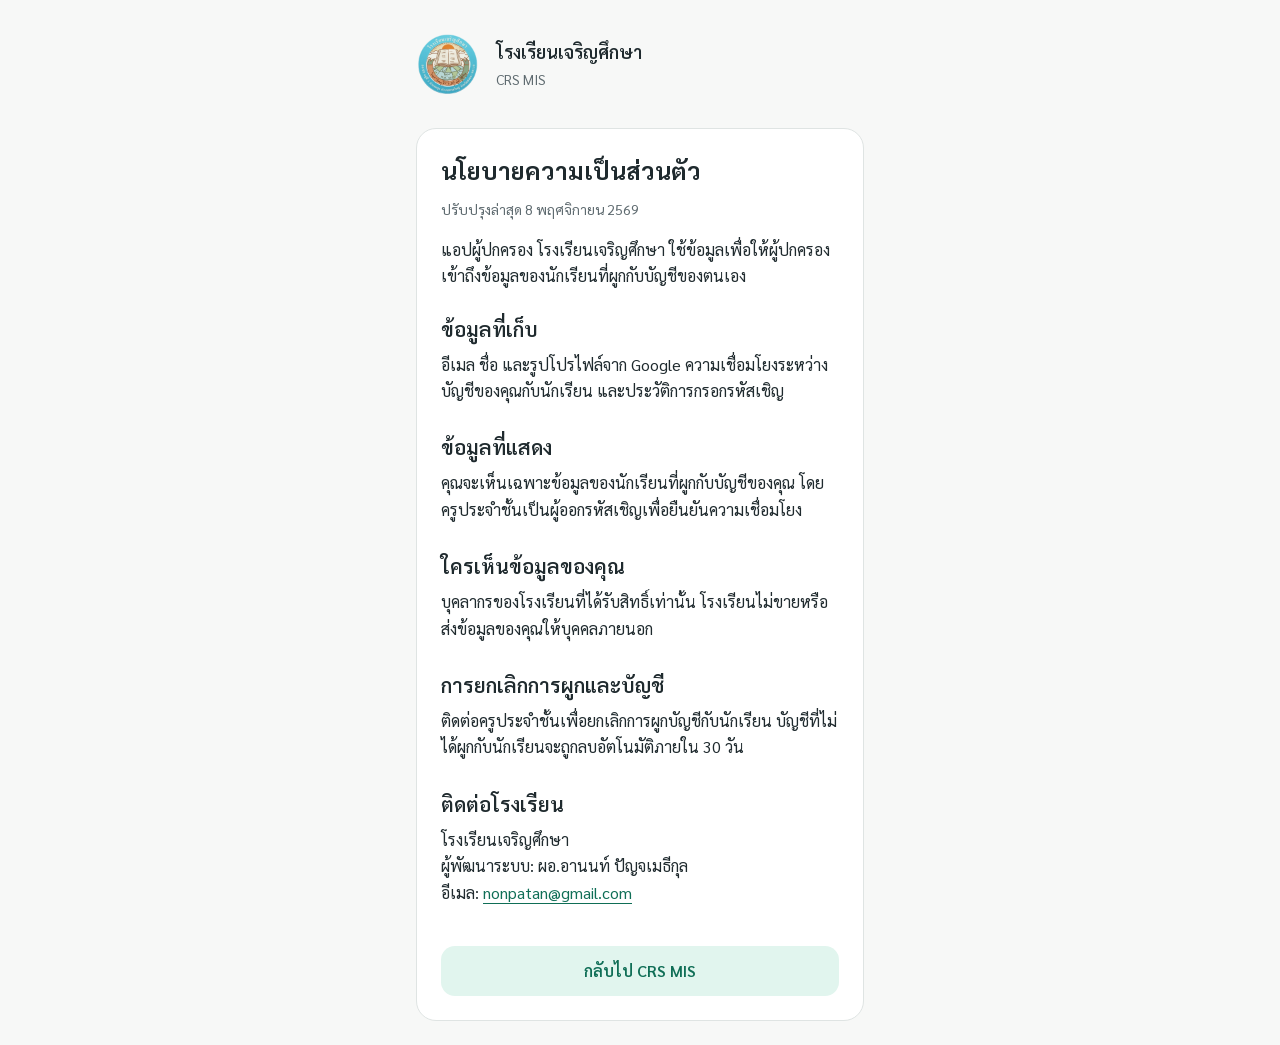
<file: privacy.html>
<!doctype html>
<html lang="th">
<head>
  <meta charset="UTF-8">
  <meta name="viewport" content="width=device-width, initial-scale=1, viewport-fit=cover">
  <meta name="theme-color" content="#0f6e56">
  <meta name="apple-mobile-web-app-capable" content="yes">
  <meta name="apple-mobile-web-app-status-bar-style" content="black-translucent">
  <title>นโยบายความเป็นส่วนตัว — โรงเรียนเจริญศึกษา</title>
  <link rel="icon" href="./icons/icon-192.png" type="image/png">
  <link rel="preconnect" href="https://fonts.googleapis.com">
  <link rel="preconnect" href="https://fonts.gstatic.com" crossorigin>
  <link href="https://fonts.googleapis.com/css2?family=Sarabun:wght@400;500;600;700&display=swap" rel="stylesheet">
  <link rel="stylesheet" href="./styles.css">
</head>
<body>
  <a class="skip-link" href="#main">ข้ามไปเนื้อหา</a>
  <div class="app-wrap">
    <header class="school-brand">
      <img src="./icons/icon-192.png" alt="ตราโรงเรียนเจริญศึกษา" width="64" height="64">
      <div><p class="school-name">โรงเรียนเจริญศึกษา</p><p class="brand-caption">CRS MIS</p></div>
    </header>
    <main id="main" class="panel privacy-content">
      <h1>นโยบายความเป็นส่วนตัว</h1>
      <p class="updated">ปรับปรุงล่าสุด 8 พฤศจิกายน 2569</p>
      <p>แอปผู้ปกครอง โรงเรียนเจริญศึกษา ใช้ข้อมูลเพื่อให้ผู้ปกครองเข้าถึงข้อมูลของนักเรียนที่ผูกกับบัญชีของตนเอง</p>
      <h2>ข้อมูลที่เก็บ</h2>
      <p>อีเมล ชื่อ และรูปโปรไฟล์จาก Google ความเชื่อมโยงระหว่างบัญชีของคุณกับนักเรียน และประวัติการกรอกรหัสเชิญ</p>
      <h2>ข้อมูลที่แสดง</h2>
      <p>คุณจะเห็นเฉพาะข้อมูลของนักเรียนที่ผูกกับบัญชีของคุณ โดยครูประจำชั้นเป็นผู้ออกรหัสเชิญเพื่อยืนยันความเชื่อมโยง</p>
      <h2>ใครเห็นข้อมูลของคุณ</h2>
      <p>บุคลากรของโรงเรียนที่ได้รับสิทธิ์เท่านั้น โรงเรียนไม่ขายหรือส่งข้อมูลของคุณให้บุคคลภายนอก</p>
      <h2>การยกเลิกการผูกและบัญชี</h2>
      <p>ติดต่อครูประจำชั้นเพื่อยกเลิกการผูกบัญชีกับนักเรียน บัญชีที่ไม่ได้ผูกกับนักเรียนจะถูกลบอัตโนมัติภายใน 30 วัน</p>
      <h2>ติดต่อโรงเรียน</h2>
      <p>โรงเรียนเจริญศึกษา<br>ผู้พัฒนาระบบ: ผอ.อานนท์ ปัญจเมธีกุล<br>อีเมล: <a href="mailto:nonpatan@gmail.com">nonpatan@gmail.com</a></p>
      <a class="button secondary full back-link" href="./">กลับไป CRS MIS</a>
    </main>
  </div>
</body>
</html>
</file>
<file: styles.css>
:root {
  --ink:         #1f2a2e;
  --muted:       #5f6b70;
  --line:        #dfe4e3;
  --teal:        #0f6e56;
  --teal-soft:   #e1f5ee;
  --bg:          #f7f8f7;
  --white:       #ffffff;
  --danger:      #a32d2d;
  --danger-soft: #fceaea;
  --amber:       #8a5a00;
  --amber-soft:  #fff4df;
  --blue:        #1f5aa8;
  --blue-soft:   #e8f0fb;
  --teal-deep:   #0a4f3e;
  --teal-glow:   #168164;
  --shadow: 0 1px 2px rgba(15, 110, 86, .08), 0 8px 24px rgba(15, 110, 86, .10);
  --crest-shadow: 0 8px 24px rgba(0, 0, 0, .20);
  --hero-decoration: rgba(255, 255, 255, .06);
  --hero-control: rgba(255, 255, 255, .14);
  --ticket-line: #9fd3c1;
  --ticket-bg: #fbfefd;
  --add-line: #b9cfc8;
  --google-border: #747775;
  --google-ink: #1f1f1f;
  --google-red: #ea4335;
  --google-blue: #4285f4;
  --google-yellow: #fbbc05;
  --google-green: #34a853;
  --s1: #dbeafe; --s1d: #1e4fa3; --s2: #fde2e1; --s2d: #a32d2d;
  --s3: #dcf3e4; --s3d: #1b7a43; --s4: #fff1cc; --s4d: #8a5a00;
  --s5: #ede4fb; --s5d: #5b3aa6; --s6: #d5f1f1; --s6d: #116a6a;
  --s7: #fde4f1; --s7d: #9c2a68; --s8: #e6efd2; --s8d: #4f6b12;
  --s9: #ffe6d5; --s9d: #a24a10; --s10: #e2e6fb; --s10d: #3a4aa0;
  --s11: #f3e7dc; --s11d: #7a4b26; --s12: #ddeefa; --s12d: #1d6690;
  --s13: #f6e3f8; --s13d: #84308f; --s14: #e9ece6; --s14d: #4a5a4a;
  --bottom-nav-height: 80px;
  color-scheme: light;
}
* { box-sizing: border-box; }
[hidden] { display: none !important; }
html { scroll-padding-block: 16px; }
html.has-bottom-nav { scroll-padding-bottom: calc(var(--bottom-nav-height) + 16px); }
body { margin: 0; min-height: 100vh; min-height: 100dvh; background: var(--bg); color: var(--ink); font-family: 'Sarabun', sans-serif; font-size: 1rem; line-height: 1.65; }
body::before { content: ''; position: fixed; top: 0; left: 0; right: 0; height: env(safe-area-inset-top); background: var(--teal); z-index: 35; pointer-events: none; }
body:has(.login-hero)::before { display: none; }
.app-wrap { width: 100%; max-width: 480px; margin: 0 auto; padding: calc(env(safe-area-inset-top) + 32px) max(16px, env(safe-area-inset-right)) max(24px, env(safe-area-inset-bottom)) max(16px, env(safe-area-inset-left)); }
.app-frame { min-height: 100vh; min-height: 100dvh; padding: 0; }
.app-frame.with-nav { padding-bottom: calc(var(--bottom-nav-height) + 16px); }
#main { min-width: 0; }
h1, h2, h3, p, strong { overflow-wrap: anywhere; }
h1 { margin: 0 0 10px; font-size: 1.5rem; line-height: 1.45; font-weight: 700; }
h2 { margin: 0 0 8px; font-size: 1.25rem; line-height: 1.5; font-weight: 600; }
h3 { margin: 0 0 8px; font-size: 1rem; font-weight: 600; }
p { margin: 0 0 16px; }
p:last-child { margin-bottom: 0; }
.muted, .helper { color: var(--muted); }
.helper { margin: 8px 0 0; font-size: .8125rem; }
.screen-page { padding: calc(env(safe-area-inset-top) + 24px) max(22px, env(safe-area-inset-right)) max(28px, env(safe-area-inset-bottom)) max(22px, env(safe-area-inset-left)); }
.panel { background: var(--white); border: 1px solid var(--line); border-radius: 20px; padding: 24px; }
.app-frame #main > .panel { margin: calc(env(safe-area-inset-top) + 24px) 20px; }
/* Only the first visible block consumes the top safe area. */
#school-brand:not([hidden]) ~ #account-bar { padding-top: 16px; }
#school-brand:not([hidden]) ~ #main > .panel,
#account-bar:not([hidden]) ~ #main > .panel { margin-top: 24px; }
#school-brand:not([hidden]) ~ #main > .screen-page:not(.redeem-screen),
#account-bar:not([hidden]) ~ #main > .screen-page:not(.redeem-screen) { padding-top: 24px; }
/* In-flow success feedback can become the first visible content too. */
#school-brand[hidden] ~ #account-bar[hidden] ~ #success-message:not([hidden]):not(.resume-toast) { margin-top: calc(env(safe-area-inset-top) + 16px); }
#success-message:not([hidden]):not(.resume-toast) ~ #main > .panel { margin-top: 24px; }
#success-message:not([hidden]):not(.resume-toast) ~ #main > .screen-page:not(.redeem-screen):not(.child-screen),
#success-message:not([hidden]):not(.resume-toast) ~ #main :is(.home-header, .hub-header, .child-section-header) { padding-top: 24px; }
#success-message:not([hidden]):not(.resume-toast) ~ #main > .child-screen { padding-top: 20px; }
.eyebrow { color: var(--teal); font-size: .875rem; font-weight: 600; margin-bottom: 8px; }
.button { display: inline-flex; align-items: center; justify-content: center; gap: 10px; min-height: 48px; min-width: 48px; padding: 12px 16px; border: 1px solid transparent; border-radius: 14px; font: inherit; font-weight: 600; line-height: 1.5; text-decoration: none; text-align: center; cursor: pointer; touch-action: manipulation; overflow-wrap: anywhere; transition: background-color 150ms, opacity 150ms; }
.button.primary { background: var(--teal); color: var(--white); }
.button.secondary { background: var(--teal-soft); color: var(--teal); }
.button.quiet { background: transparent; color: var(--muted); border-color: var(--line); }
.button.signout { background: transparent; color: var(--danger); border-color: var(--line); font-size: .875rem; font-weight: 500; }
.button.google { background: var(--white); color: var(--google-ink); border-color: var(--google-border); font-weight: 500; min-height: 52px; }
.button.google svg { flex: 0 0 20px; }
.button.full { width: 100%; }
.button:hover:not(:disabled), .filter-chip:hover, .bottom-nav a:hover { filter: brightness(.96); }
.button:active:not(:disabled), .filter-chip:active, .bottom-nav a:active { opacity: .78; }
.button:disabled { opacity: .55; cursor: not-allowed; }
.busy-icon { display: inline-flex; vertical-align: middle; margin-inline-end: 6px; }
.busy-icon svg { width: 1.1em; height: 1.1em; animation: hourglass-flip 1.6s ease-in-out infinite; }
.button .busy-icon { margin: 0; }
@keyframes hourglass-flip { 0%, 40% { transform: rotate(0); } 50%, 90% { transform: rotate(180deg); } 100% { transform: rotate(180deg); } }
svg { width: 24px; height: 24px; flex-shrink: 0; vertical-align: middle; }
a { color: var(--teal); text-underline-offset: 4px; }
a:focus-visible, button:focus-visible, input:focus-visible, summary:focus-visible, [tabindex]:focus-visible { outline: 3px solid var(--teal); outline-offset: 4px; }
[tabindex="-1"]:focus, [tabindex="-1"]:focus-visible { outline: none; }
.skip-link { position: absolute; top: -120px; left: 16px; padding: 12px; background: var(--white); z-index: 30; }
.skip-link:focus { top: calc(env(safe-area-inset-top) + 8px); }
.school-brand { display: flex; align-items: center; gap: 16px; margin-bottom: 32px; }
.school-brand img { flex: 0 0 64px; object-fit: contain; }
.school-name { margin: 0; font-size: 1.125rem; font-weight: 600; }
.brand-caption { margin: 2px 0 0; color: var(--muted); font-size: .875rem; }
.fallback-brand { padding: calc(env(safe-area-inset-top) + 24px) 20px 0; }
.notice { border-radius: 12px; padding: 12px 16px; margin: 16px; overflow-wrap: anywhere; }
.notice.error { color: var(--danger); background: var(--danger-soft); }
.notice.success { color: var(--teal); background: var(--teal-soft); }
.notice.resume-toast { position: fixed; z-index: 25; bottom: calc(var(--bottom-nav-height) + 16px); left: 50%; transform: translateX(-50%); width: min(448px, calc(100% - 32px)); margin: 0; border: 1px solid var(--teal); pointer-events: none; }
.field-error { color: var(--danger); margin-top: 8px; font-size: .875rem; }
.field-error:empty { display: none; }
.field { margin: 24px 0; }
label { display: block; font-weight: 600; margin-bottom: 8px; }
input { width: 100%; min-width: 0; min-height: 56px; padding: 12px 14px; border: 1px solid var(--muted); border-radius: 12px; background: var(--white); color: var(--ink); font: inherit; font-size: 1rem; }
input[aria-invalid="true"] { border-color: var(--danger); }
.actions { display: grid; gap: 12px; }
/* เข้าสู่ระบบ: หัวเขียวและแผ่นขาวซ้อนตามแบบ A */
.login-screen { min-height: 100vh; min-height: 100dvh; display: flex; flex-direction: column; }
.login-hero { flex: 1; min-height: 340px; background: radial-gradient(120% 90% at 20% 0%, var(--teal-glow) 0%, var(--teal) 45%, var(--teal-deep) 100%); color: var(--white); display: flex; flex-direction: column; align-items: center; justify-content: center; text-align: center; padding: calc(env(safe-area-inset-top) + 36px) 24px 60px; position: relative; overflow: hidden; }
.login-hero::after { content: ''; position: absolute; right: -40px; bottom: -60px; width: 220px; height: 220px; border-radius: 50%; background: var(--hero-decoration); pointer-events: none; }
.crest { width: 96px; height: 96px; flex-shrink: 0; border-radius: 50%; background: var(--white); display: grid; place-items: center; box-shadow: var(--crest-shadow); margin-bottom: 14px; }
.crest img { width: 80px; height: 80px; border-radius: 50%; }
.login-hero .school { font-size: .9375rem; margin: 0; }
.login-hero h1 { font-size: 2.375rem; line-height: 1.2; margin: 4px 0 10px; }
.login-title { display: block; font-family: 'IBM Plex Sans Thai', 'Sarabun', sans-serif; font-weight: 700; letter-spacing: 0; }
.login-subtitle { display: block; margin-top: 6px; font-family: 'IBM Plex Sans Thai', 'Sarabun', sans-serif; font-size: 1.1875rem; line-height: 1.5; font-weight: 600; }
.tagline { margin: 0; max-width: 270px; }
.login-sheet { background: var(--white); border-radius: 28px 28px 0 0; margin-top: -28px; position: relative; padding: 24px max(22px, env(safe-area-inset-right)) max(28px, env(safe-area-inset-bottom)) max(22px, env(safe-area-inset-left)); }
.features { list-style: none; padding: 0; margin: 0 0 24px; display: grid; gap: 16px; }
.features li { display: flex; align-items: center; gap: 12px; }
.feature-icon { width: 40px; height: 40px; border-radius: 12px; background: var(--teal-soft); color: var(--teal); display: grid; place-items: center; flex-shrink: 0; }
.feature-icon svg { width: 22px; height: 22px; }
.features strong { display: block; font-size: .9375rem; font-weight: 600; }
.features p { font-size: .8125rem; color: var(--muted); margin: 0; }
.login-fine { margin: 14px 0 0; text-align: center; font-size: .8125rem; color: var(--muted); }
.login-fine a { display: inline-flex; align-items: center; min-height: 44px; }
.login-developer { margin: 12px 0 0; text-align: center; font-size: .75rem; color: var(--muted); }
.login-developer a { display: inline-flex; align-items: center; min-height: 44px; color: inherit; }
/* เชื่อมบัญชี: ช่องกรอกรหัสจริงในบัตรเส้นประ */
.account-bar { display: flex; align-items: center; gap: 12px; padding: calc(env(safe-area-inset-top) + 16px) 18px 16px; background: var(--white); border-bottom: 1px solid var(--line); }
.account-info { min-width: 0; flex: 1; }
.account-info small { display: block; color: var(--muted); }
.account-info strong { font-size: .9375rem; }
.account-email { margin: 0; font-size: .8125rem; color: var(--muted); overflow-wrap: anywhere; }
.account-bar .signout { flex-shrink: 0; border: 0; padding: 10px 0 10px 8px; min-width: 0; }
.back-button { flex-shrink: 0; width: 44px; height: 44px; min-height: 44px; min-width: 44px; padding: 0; border-radius: 12px; background: var(--bg); color: var(--ink); }
.steps { display: flex; gap: 6px; padding: 18px 22px 0; }
.steps span { flex: 1; height: 6px; border-radius: 3px; background: var(--teal); }
.steps .step-next { background: var(--line); }
.redeem-screen { padding-top: 18px; }
.redeem-intro { font-size: .875rem; }
.invite-ticket { margin: 20px 0 14px; padding: 20px; border: 1.5px dashed var(--ticket-line); border-radius: 20px; background: var(--white); box-shadow: var(--shadow); }
.invite-ticket label { font-size: .875rem; color: var(--muted); }
#invite-code { min-height: 64px; padding: 12px 6px; border: 2px solid var(--teal); border-radius: 14px; font: 600 1.8125rem/1.2 ui-monospace, Menlo, monospace; letter-spacing: .12em; text-align: center; color: var(--ink); background: var(--ticket-bg); }
#invite-code::placeholder { color: var(--muted); opacity: 1; }
#invite-code[aria-invalid="true"] { border-color: var(--danger); }
.invite-tip { display: flex; gap: 12px; align-items: flex-start; padding: 12px 14px; margin-bottom: 18px; border-radius: 14px; background: var(--amber-soft); color: var(--amber); font-size: .875rem; }
/* หน้าแรก C: ชิปกรองเป็นแถวเดียวที่เลื่อนแนวนอนได้ */
.home-header { background: linear-gradient(160deg, var(--teal), var(--teal-deep)); color: var(--white); padding: calc(env(safe-area-inset-top) + 24px) max(20px, env(safe-area-inset-right)) 78px max(20px, env(safe-area-inset-left)); border-radius: 0 0 28px 28px; }
.today-date { margin: 0 0 4px; font-size: .8125rem; }
.home-header h1 { margin: 0; }
.child-filters { display: flex; gap: 8px; padding: 4px max(16px, env(safe-area-inset-right)) 8px max(16px, env(safe-area-inset-left)); margin-top: -60px; position: relative; overflow-x: auto; overscroll-behavior-inline: contain; scrollbar-width: thin; }
.filter-chip { flex: 0 0 auto; display: inline-flex; align-items: center; min-height: 44px; padding: 8px 16px; border: 0; border-radius: 999px; background: var(--hero-control); color: var(--white); font: 600 .875rem/1.5 'Sarabun', sans-serif; cursor: pointer; touch-action: manipulation; }
.filter-chip[aria-pressed="true"] { background: var(--white); color: var(--teal); box-shadow: var(--shadow); }
.filter-chip:focus-visible { outline-color: var(--white); outline-offset: 2px; }
.home-content { padding: 6px max(16px, env(safe-area-inset-right)) 12px max(16px, env(safe-area-inset-left)); }
.summary-grid { display: grid; grid-template-columns: repeat(2, minmax(0, 1fr)); gap: 10px; margin: 0 0 18px; }
.summary-grid > div { background: var(--white); border-radius: 18px; box-shadow: var(--shadow); padding: 12px 14px; }
.summary-grid h2 { font-size: .8125rem; font-weight: 400; color: var(--muted); margin: 0; }
.summary-grid strong { display: block; font-size: 1.5rem; line-height: 1.5; }
.summary-grid p { font-size: .75rem; color: var(--muted); margin: 0; }
.children { list-style: none; padding: 0; margin: 0 0 24px; display: grid; gap: 12px; }
.child-card { padding: 16px; border-radius: 22px; background: var(--white); box-shadow: var(--shadow); }
.child-card-link { display: block; margin: -16px; padding: 16px; border-radius: inherit; color: var(--ink); text-decoration: none; transition: background-color 150ms; }
.child-card-link:hover { background: var(--teal-soft); }
.child-card-link:active { opacity: .78; }
.child-open { display: flex; align-items: center; justify-content: space-between; gap: 8px; margin-top: 12px; color: var(--teal); font-size: .8125rem; }
.child-open svg { width: 18px; height: 18px; }
.child-who { display: flex; align-items: center; gap: 12px; }
.child-info { min-width: 0; }
.child-card h2 { font-size: 1.0625rem; margin-bottom: 4px; }
.avatar { width: 52px; height: 52px; display: grid; place-items: center; flex-shrink: 0; border-radius: 16px; font-size: 1.125rem; font-weight: 700; color: var(--teal); background: var(--teal-soft); }
.tone-s1 { color: var(--s1d); background: var(--s1); } .tone-s2 { color: var(--s2d); background: var(--s2); }
.tone-s3 { color: var(--s3d); background: var(--s3); } .tone-s4 { color: var(--s4d); background: var(--s4); }
.tone-s5 { color: var(--s5d); background: var(--s5); } .tone-s6 { color: var(--s6d); background: var(--s6); }
.tone-s7 { color: var(--s7d); background: var(--s7); } .tone-s8 { color: var(--s8d); background: var(--s8); }
.tone-s9 { color: var(--s9d); background: var(--s9); } .tone-s10 { color: var(--s10d); background: var(--s10); }
.tone-s11 { color: var(--s11d); background: var(--s11); } .tone-s12 { color: var(--s12d); background: var(--s12); }
.tone-s13 { color: var(--s13d); background: var(--s13); } .tone-s14 { color: var(--s14d); background: var(--s14); }
.grade-chip { display: inline-block; padding: 2px 10px; border-radius: 999px; background: var(--bg); color: var(--muted); font-size: .75rem; font-weight: 600; }
.relation { color: var(--muted); font-size: .8125rem; margin: 4px 0 0; }
.student-status { color: var(--amber); background: var(--amber-soft); display: inline-block; padding: 4px 10px; margin-top: 12px; border-radius: 8px; font-size: .8125rem; }
.activity-feed h2 { font-size: .875rem; color: var(--muted); margin: 20px 4px 10px; }
.feed-list { list-style: none; padding: 0; margin: 0; }
.feed-item { display: flex; gap: 12px; padding: 14px 4px; border-bottom: 1px solid var(--line); }
.feed-item > div { min-width: 0; flex: 1; }
.feed-item p { margin: 0 0 4px; font-size: .9375rem; }
.feed-item time { color: var(--muted); font-size: .8125rem; }
.feed-icon { display: grid; place-items: center; flex: 0 0 40px; height: 40px; border-radius: 12px; }
.tone-teal { color: var(--teal); background: var(--teal-soft); }
.feed-item .absence { color: var(--amber); font-weight: 600; }
.data-status { color: var(--muted); padding-block: 16px; }
.data-card, .calendar-card { background: var(--white); padding: 18px; border-radius: 20px; margin-top: 16px; box-shadow: var(--shadow); }
.data-card h2 { font-size: 1.125rem; }
:is(.grade-terms, .timetable-days) { display: flex; flex-wrap: wrap; gap: 8px; margin-block: 16px; }
:is(.grade-terms, .timetable-days) .filter-chip { min-width: 44px; min-height: 44px; white-space: normal; overflow-wrap: anywhere; color: var(--ink); background: var(--bg); border: 1px solid var(--line); }
:is(.grade-terms, .timetable-days) .filter-chip[aria-pressed="true"] { color: var(--teal); background: var(--teal-soft); border-color: var(--teal); box-shadow: none; }
:is(.grade-terms, .timetable-days) .filter-chip:focus-visible { outline-color: var(--teal); }
.timetable-days .filter-chip {
  flex: 1 1 44px; max-inline-size: 5rem; flex-direction: column; justify-content: center;
  padding: 4px; border-radius: 12px; background: var(--white); line-height: 1.25; text-align: center;
}
.timetable-today { color: var(--teal); font-size: .75rem; }
.timetable-start { margin: 16px 0 0; color: var(--teal); font-weight: 600; overflow-wrap: anywhere; }
.timetable-schedule h2 { margin: 0 0 8px; font-size: 1.125rem; }
.timetable-rows, .timetable-lessons { list-style: none; margin: 0; padding: 0; }
.timetable-rows { display: grid; gap: 8px; }
.timetable-row {
  display: grid; grid-template-columns: minmax(0, max-content) minmax(0, 1fr); align-items: start; gap: 12px;
  padding: 12px; border: 1px solid var(--line); border-radius: 14px; background: var(--white); overflow-wrap: anywhere;
}
.timetable-row.is-current { border-color: var(--teal); }
.timetable-row.is-past, .timetable-lesson.is-past { color: var(--muted); }
.timetable-row-time { display: grid; justify-items: start; }
.timetable-time { font-size: .875rem; font-variant-numeric: tabular-nums; }
.timetable-meta { margin: 0; color: var(--muted); font-size: .8125rem; }
.timetable-lesson + .timetable-lesson { margin-top: 8px; padding-top: 8px; border-top: 1px solid var(--line); }
.timetable-badge {
  display: inline-block; padding: 1px 6px; border-radius: 6px;
  color: var(--teal); background: var(--teal-soft); font-size: .75rem; font-weight: 700;
}
.timetable-row-time .timetable-badge { margin-top: 4px; }
.timetable-break {
  display: flex; flex-wrap: wrap; align-items: baseline; gap: 0 8px; padding: 4px 12px;
  border-radius: 8px; background: var(--line); color: var(--ink); font-size: .875rem; overflow-wrap: anywhere;
}
.timetable-note { margin-top: 12px; overflow-wrap: anywhere; }
.transport-balance { font-variant-numeric: tabular-nums; }
.transport-amount {
  display: flex; flex-wrap: wrap; align-items: center; gap: 8px;
  margin: 0; font-size: 1.75rem; font-weight: 700; line-height: 1.35; color: var(--teal);
}
.transport-amount.is-due { color: var(--amber); }
.transport-amount svg { flex: 0 0 1.25rem; width: 1.25rem; height: 1.25rem; }
.transport-amount + p:not(.helper) { margin: 4px 0 0; }
.transport-list { list-style: none; margin: 0; padding: 0; font-variant-numeric: tabular-nums; }
.transport-list li { padding-block: 10px; border-top: 1px solid var(--line); }
.transport-list li:last-child { padding-bottom: 0; }
.transport-list :is(p, h3) { margin: 0; }
.transport-list li > :is(h3, .transport-line) + * { margin-top: 4px; }
.transport-line { display: flex; flex-wrap: wrap; align-items: baseline; justify-content: space-between; gap: 0 12px; overflow-wrap: anywhere; }
.transport-line > * { min-width: 0; }
.transport-note { margin-top: 12px; }

.fee-notice, .fee-notice-warning { font-variant-numeric: tabular-nums; overflow-wrap: anywhere; }
.fee-notice-warning svg { flex: none; }
.fee-notice :is(h2, h3, p, dl, dd) { margin: 0; }
.fee-notice h3 { margin-top: 4px; font-size: 1rem; }
.fee-notice > :is(.muted, .field-error, .helper:last-child) { margin-top: 8px; }
.fee-notice-balance {
  display: grid; justify-items: start; gap: 4px; margin-block: 14px; padding: 12px;
  border-radius: 12px; color: var(--teal); background: var(--teal-soft);
}
.fee-notice-balance.is-due { color: var(--amber); background: var(--amber-soft); }
.fee-notice-balance strong { font-size: 1.625rem; line-height: 1.25; }
.fee-notice-state { display: inline-flex; align-items: center; gap: 6px; font-weight: 600; }
.fee-notice-state svg { flex: none; width: 1rem; height: 1rem; }
.fee-notice-lines { list-style: none; margin: 0; padding: 0; }
.fee-notice-line { padding-block: 10px; border-top: 1px solid var(--line); }
.fee-notice-line-top { display: grid; grid-template-columns: minmax(0, 1fr) auto; gap: 4px 12px; }
.fee-notice-line-top strong:last-child { max-inline-size: 12ch; text-align: end; }
.fee-notice-line p { margin-top: 3px; }
.fee-notice-credit .fee-notice-line-top strong:last-child, .fee-notice-kind { color: var(--teal); }
.fee-notice-kind { font-size: .875rem; font-weight: 600; }
.fee-notice-totals {
  display: grid; grid-template-columns: repeat(auto-fit, minmax(min(100%, 7rem), 1fr));
  gap: 8px 12px; padding-block: 10px; border-block: 1px solid var(--line);
}
.fee-notice-totals dt { color: var(--muted); font-size: .875rem; }
.fee-notice-totals dd { font-weight: 700; }
.development-comment { color: var(--ink); background: var(--blue-soft); }
.development-byline { color: var(--blue); font-size: .875rem; }
.development-message { margin: 0; overflow-wrap: anywhere; white-space: pre-wrap; }
.development-rows { list-style: none; margin: 0; padding: 0; }
.development-rows li {
  display: flex; flex-wrap: wrap; align-items: center; gap: 4px 8px;
  padding-block: 10px; border-top: 1px solid var(--line);
}
.development-name { flex: 1 1 8rem; min-inline-size: 0; overflow-wrap: anywhere; }
.development-rows .helper { flex-basis: 100%; margin: 0; }
.development-result { padding: 2px 8px; border-radius: 8px; font-size: .875rem; overflow-wrap: anywhere; }
.development-result.positive { color: var(--teal); background: var(--teal-soft); }
.development-result.danger { color: var(--danger); background: var(--danger-soft); }
.development-result.neutral { color: var(--muted); background: var(--bg); }
.development-value { display: flex; flex-wrap: wrap; align-items: center; gap: 4px 8px; min-inline-size: 0; }
.development-score { color: var(--muted); font-size: .8125rem; font-variant-numeric: tabular-nums; }
.grade-average { margin-block: 20px; font-variant-numeric: tabular-nums; }
.grade-average h2 { color: var(--muted); font-size: 1rem; }
.grade-average > strong { font-size: 2rem; color: var(--teal); }
.grade-average p { margin-bottom: 4px; }
.grade-subjects { list-style: none; padding: 0; margin: 0; font-variant-numeric: tabular-nums; }
.grade-subjects li { min-width: 0; padding-block: 16px; border-top: 1px solid var(--line); }
.grade-subjects h2 { margin-bottom: 4px; font-size: 1rem; }
.grade-subjects .grade-code { color: var(--muted); font-size: .8125rem; margin-bottom: 4px; }
.grade-source { margin: 0 0 4px; }
.grade-source span {
  display: inline-block;
  padding: 2px 8px;
  border-radius: 8px;
  background: var(--teal-soft);
  color: var(--teal);
  font-size: .8125rem;
}
.grade-values { display: flex; flex-wrap: wrap; gap: 8px 16px; margin-top: 12px; }
.grade-values p { margin: 0; }
.grade-warning { display: inline-block; padding: 2px 8px; color: var(--amber); background: var(--amber-soft); border-radius: 8px; }
.primary-grade-row { display: flex; flex-wrap: wrap; align-items: start; gap: 4px 12px; }
.primary-grade-name { flex: 1 1 8rem; min-inline-size: 0; overflow-wrap: anywhere; }
.primary-grade-name .helper { margin: 0; }
.primary-grade-level { flex: none; margin-inline-start: auto; }
.primary-grade-level, .primary-grade-scores { color: var(--muted); font-size: .875rem; }
.primary-grade-level strong { color: var(--ink); font-size: 1.125rem; }
.primary-grade-level .grade-warning { color: var(--amber); }
.primary-grade-scores { display: flex; flex-wrap: wrap; gap: 4px 12px; margin-top: 8px; }
.primary-grade-scores > span { white-space: nowrap; }
.primary-grade-scores strong { color: var(--ink); }
.primary-grade-subjects sup, .grade-average sup { margin-inline-start: 1px; }
.primary-grade-note { overflow-wrap: anywhere; }
.primary-grade-contact { margin: 6px 0 0; }
.primary-grade-members { list-style: none; margin: 8px 0 0; padding-inline-start: 12px; border-inline-start: 2px solid var(--line); }
.primary-grade-members li { padding-block: 8px; }
.primary-grade-members li:first-child { border-top: 0; }
.primary-grade-members h3 { margin: 0; font-size: .875rem; }
.primary-grade-members .primary-grade-level strong { font-size: 1rem; }
.detail-back { margin-bottom: 18px; }
.child-screen { padding-top: calc(env(safe-area-inset-top) + 20px); }
.hub-header, .child-section-header {
  padding: calc(env(safe-area-inset-top) + 24px) max(16px, env(safe-area-inset-right)) 20px max(16px, env(safe-area-inset-left));
  border-radius: 0 0 24px 24px;
  background: linear-gradient(160deg, var(--teal), var(--teal-deep));
  color: var(--white);
}
.hub-header { padding-bottom: 48px; }
.hub-header > p { margin: 0; font-size: .875rem; font-weight: 600; }
.hub-children { display: flex; flex-wrap: wrap; gap: 8px; margin-top: 8px; }
.hub-children a {
  display: inline-flex; align-items: center; min-width: 44px; min-height: 44px; max-width: 100%;
  padding: 8px 14px; border-radius: 24px; color: var(--white); background: var(--hero-control);
  overflow-wrap: anywhere; text-decoration: none; font-size: .875rem; touch-action: manipulation;
}
.hub-children a[aria-current="page"] { background: var(--white); color: var(--teal); font-weight: 700; }
.hub-content, .child-section-content {
  padding-inline: max(16px, env(safe-area-inset-left)) max(16px, env(safe-area-inset-right));
}
.hub-content { position: relative; margin-top: -32px; }
.hub-id { display: grid; align-content: center; min-height: 110px; margin: 0; padding: 14px; gap: 8px; }
.hub-id h1 { margin: 0; font-size: 1.25rem; }
.hub-id-meta { min-height: 1.5em; margin: 2px 0 0; color: var(--muted); font-size: .875rem; }
.hub-id .student-status { justify-self: start; margin: 0; }
.hub-profile-error { margin-top: 12px; }
.child-today {
  display: flex; align-items: center; gap: 8px; min-height: 44px; margin: 12px 0 16px; padding: 8px 12px;
  border-radius: 12px; font-size: .875rem; font-weight: 600;
}
.child-today.unrecorded, .child-today.holiday { background: var(--white); }
.child-today svg { width: 18px; height: 18px; }
.child-today .busy-icon { margin: 0; }
.hub-content > h2 { font-size: 1.125rem; }
.child-tiles { display: grid; grid-template-columns: repeat(2, minmax(0, 1fr)); gap: 8px; }
.child-tile {
  display: flex; flex-direction: column; align-items: flex-start; gap: 3px;
  min-height: 152px; min-width: 0; padding: 10px 12px; border: 1px solid var(--line); border-radius: 16px;
  background: var(--white); color: var(--ink); text-decoration: none; overflow-wrap: anywhere;
}
a.child-tile { touch-action: manipulation; transition: background-color 150ms, opacity 150ms; }
a.child-tile:hover { border-color: var(--teal); background: var(--ticket-bg); }
a.child-tile:active, .hub-children a:active { opacity: .78; }
.tile-icon {
  display: grid; place-items: center; width: 32px; height: 32px; border-radius: 9px;
  color: var(--teal); background: var(--teal-soft);
}
.tile-icon svg { width: 18px; height: 18px; }
.tile-label { font-size: .9375rem; }
.tile-value { font-size: 1.375rem; line-height: 1.2; font-variant-numeric: tabular-nums; color: var(--teal); }
.tile-detail { font-size: .8125rem; line-height: 1.45; color: var(--muted); }
.timetable-tile :is(.tile-value, .tile-detail) { max-inline-size: 100%; overflow: hidden; text-overflow: ellipsis; white-space: nowrap; }
.tile-warning, .tile-warning-size {
  display: inline-flex; align-items: flex-start; gap: 4px; padding: 3px 6px; border-radius: 8px;
}
.tile-warning {
  background: var(--amber-soft); color: var(--amber);
}
.tile-warning svg, .tile-warning-size svg { width: 15px; height: 15px; margin-top: 2px; }
.attendance-tile-note {
  display: grid; align-self: stretch;
  font-size: .8125rem; line-height: 1.45; font-variant-numeric: tabular-nums;
}
.attendance-tile-note > span { grid-area: 1 / 1; align-self: start; justify-self: start; min-inline-size: 0; max-inline-size: 100%; }
.tile-warning-size { visibility: hidden; }
.attendance-tile-note svg { flex: none; }
.development-tile-slot {
  display: grid; align-self: stretch;
  font-size: .8125rem; line-height: 1.45; font-variant-numeric: tabular-nums;
}
.development-tile-slot > span { grid-area: 1 / 1; align-self: start; justify-self: start; min-inline-size: 0; max-inline-size: 100%; }
.development-tile-slot svg { flex: none; }
.tile-placeholder { visibility: hidden; }
.tile-warning.danger, .subject-risk.danger { color: var(--danger); background: var(--danger-soft); }
.tile-upcoming { border-style: dashed; background: var(--bg); color: var(--muted); }
.tile-upcoming .tile-icon { color: var(--muted); background: var(--white); }
.transport-tile.tile-upcoming .tile-value { color: var(--muted); }
.kg-section-nav { display: flex; flex-wrap: wrap; gap: 4px 8px; margin-block: 12px; }
.kg-section-nav a {
  display: flex; flex: 1 1 auto; align-items: center; justify-content: center;
  min-width: 44px; min-height: 44px; padding: 4px 6px; border-bottom: 2px solid transparent;
  color: var(--muted); font-size: .875rem; text-align: center; text-decoration: none;
}
.kg-section-nav a[aria-current="page"] { color: var(--teal); border-color: var(--teal); font-weight: 700; }
.child-section-header h1 { margin: 4px 0; }
.child-section-header > p { font-size: .9375rem; overflow-wrap: anywhere; }
.child-section-back.button { min-height: 44px; padding: 6px 8px; margin-inline-start: -8px; color: var(--white); }
.child-section-back svg { width: 18px; height: 18px; }
.hub-children a:focus-visible, .child-section-header :focus-visible { outline-color: var(--white); }
.attendance-overview { display: flex; flex-wrap: wrap; align-items: center; gap: 12px; }
.attendance-overview > div { flex: 1 1 132px; min-width: 0; }
.attendance-overview p { margin: 0; }
.attendance-ring { width: 88px; height: 88px; }
.attendance-ring text { fill: var(--ink); font-size: 1.375rem; font-weight: 700; font-variant-numeric: tabular-nums; }
.attendance-counts { display: flex; flex-wrap: wrap; gap: 6px; padding: 0; margin: 8px 0 0; list-style: none; }
.attendance-counts li { padding: 2px 8px; border-radius: 8px; font-size: .8125rem; font-weight: 600; }
.attendance-terms { margin-bottom: 0; }
.subject-attendance-hint { margin: 4px 0 12px; }
.subject-attendance-list { list-style: none; margin: 0; padding: 0; font-variant-numeric: tabular-nums; }
.subject-attendance-list li { min-width: 0; overflow-wrap: anywhere; padding-block: 12px; border-top: 1px solid var(--line); }
.subject-attendance-list li:last-child { padding-bottom: 0; }
.subject-attendance-list li p { margin: 4px 0 0; }
.subject-attendance-header { display: flex; flex-wrap: wrap; align-items: baseline; justify-content: space-between; gap: 4px 12px; }
.subject-attendance-header h3 { flex: 1 1 9rem; min-width: 0; margin: 0; font-size: 1rem; }
.subject-attendance-header strong { font-size: 1.25rem; color: var(--ink); }
.subject-attendance-list .subject-attendance-code { margin-top: 0; }
.subject-meter {
  position: relative; height: 8px; margin-block: 8px; border-radius: 4px;
  background: var(--line); color: var(--teal);
}
.subject-meter span { display: block; width: var(--meter-fill); height: 100%; border-radius: inherit; background: currentColor; }
.subject-meter::after {
  content: ''; position: absolute; left: var(--meter-warn); top: -2px; bottom: -2px; width: 2px;
  background: var(--ink); border-radius: 2px; box-shadow: 0 0 0 1px var(--white);
}
.subject-meter.amber { color: var(--amber); }
.subject-meter.danger { color: var(--danger); }
.subject-risk {
  display: inline-block; padding: 2px 8px; border-radius: 8px; font-size: .8125rem; font-weight: 600;
  background: var(--amber-soft); color: var(--amber);
}
.profile-card dl { margin: 0; }
.profile-card dl div { display: grid; grid-template-columns: minmax(0, 1fr) minmax(0, 1.55fr); gap: 8px; padding: 8px 0; }
.profile-card dl div + div { border-top: 1px solid var(--line); }
.profile-card dt { color: var(--muted); overflow-wrap: anywhere; }
.profile-card dd { margin: 0; overflow-wrap: anywhere; }
.homeroom-list { margin: 0; padding-left: 20px; overflow-wrap: anywhere; }
.health-alert { margin: 0 0 8px; padding: 10px 12px; border-radius: 12px; list-style: none; color: var(--amber); background: var(--amber-soft); }
.health-alert li { display: flex; align-items: flex-start; gap: 8px; }
.health-alert li + li { margin-top: 6px; }
.health-alert svg { width: 18px; height: 18px; margin-top: 4px; }
.health-alert span { min-width: 0; overflow-wrap: anywhere; }
.month-controls { display: flex; align-items: center; justify-content: space-between; gap: 8px; margin: 16px 0; }
.month-controls h3 { min-width: 0; text-align: center; margin: 0; }
.month-controls .button { flex-shrink: 0; padding: 10px; }
.attendance-grid { display: grid; grid-template-columns: repeat(5, minmax(0, 1fr)); gap: 6px; }
.weekday { text-align: center; font-size: .8125rem; color: var(--muted); }
.attendance-day { display: grid; justify-items: center; min-height: 3.75rem; padding: 6px 2px; border-radius: 10px; font-size: .8125rem; font-variant-numeric: tabular-nums; }
.attendance-day strong { font-size: .9375rem; }
.present { color: var(--teal); background: var(--teal-soft); }
.late { color: var(--amber); background: var(--amber-soft); }
.absent { color: var(--danger); background: var(--danger-soft); }
.leave { color: var(--blue); background: var(--blue-soft); }
.unrecorded { color: var(--muted); background: var(--bg); }
.holiday { color: var(--muted); background: var(--bg); }
.future { color: var(--muted); background: transparent; }
.attendance-legend { display: flex; flex-wrap: wrap; gap: 8px 12px; list-style: none; margin: 16px 0; padding: 0; font-size: .8125rem; }
.attendance-legend span { display: inline-grid; place-items: center; min-width: 24px; border-radius: 5px; font-weight: 600; }
.month-summary { font-size: .875rem; }
.savings-balance { font-size: 1.625rem; font-weight: 700; color: var(--teal); font-variant-numeric: tabular-nums; }
.transaction-list { list-style: none; padding: 0; margin: 12px 0; }
.transaction-list > li { display: flex; justify-content: space-between; gap: 12px; padding: 12px 0; border-bottom: 1px solid var(--line); }
.transaction-list > li > div { min-width: 0; flex: 1; }
.transaction-list strong { font-size: .9375rem; font-variant-numeric: tabular-nums; }
.transaction-list > li > strong { flex: 0 1 40%; text-align: right; }
.transaction-list time, .transaction-list p { display: block; margin: 4px 0 0; font-size: .8125rem; color: var(--muted); }
details { margin-top: 8px; }
summary { cursor: pointer; min-height: 44px; padding-block: 10px; color: var(--teal); overflow-wrap: anywhere; }
.transaction-list details ul { padding-left: 20px; font-size: .875rem; }
.calendar-month { margin-top: 28px; }
.calendar-month > h2 { font-size: 1.125rem; }
.calendar-card h3 { font-size: 1rem; }
.calendar-date { color: var(--teal); margin-bottom: 8px; font-size: .875rem; }
.event-detail { white-space: pre-wrap; font-size: .9375rem; }
.feed-empty { border: 1px solid var(--line); border-radius: 18px; padding: 20px; text-align: center; background: var(--white); }
.empty-icon { display: inline-grid; place-items: center; width: 48px; height: 48px; border-radius: 14px; color: var(--teal); background: var(--teal-soft); margin-bottom: 12px; }
.feed-empty h3 { margin-bottom: 4px; }
.feed-empty p, .earlier-empty { font-size: .875rem; color: var(--muted); }
.earlier-empty { margin: 0 4px 24px; }
.add-child { justify-content: flex-start; border: 2px dashed var(--add-line); border-radius: 22px; color: var(--teal); background: transparent; padding: 14px 16px; }
.add-icon { display: inline-grid; place-items: center; width: 44px; height: 44px; flex-shrink: 0; border-radius: 14px; background: var(--teal-soft); }
/* คำแนะนำติดตั้งคงการทำงานเดิม ใช้หน้าตาการ์ดตาม mockup */
.install-banner { margin-top: 14px; padding: 14px; border-radius: 18px; background: var(--white); box-shadow: var(--shadow); }
.install-heading { display: flex; align-items: center; gap: 12px; }
.install-icon { width: 44px; height: 44px; border-radius: 12px; display: grid; place-items: center; flex-shrink: 0; background: var(--teal); color: var(--white); }
.install-copy { min-width: 0; flex: 1; }
.install-heading h2 { margin: 0; font-size: .9375rem; }
.install-heading .helper { margin: 2px 0 0; }
.install-dismiss.button { min-width: 44px; min-height: 44px; padding: 0; border: 0; flex-shrink: 0; }
.install-steps { padding-left: 24px; margin: 12px 0; font-size: .875rem; }
.install-steps li { padding: 4px 0; }
#install-app { margin-top: 14px; }
/* แถบล่างวัดความสูงจริง เพื่อเผื่อพื้นที่เมื่อผู้ใช้ขยายตัวอักษร */
.bottom-nav { position: fixed; inset: auto 0 0; width: 100%; max-width: 480px; margin-inline: auto; display: grid; grid-template-columns: repeat(4, minmax(0, 1fr)); gap: 4px; padding: 8px max(6px, env(safe-area-inset-right)) max(8px, env(safe-area-inset-bottom)) max(6px, env(safe-area-inset-left)); border-top: 1px solid var(--line); background: var(--white); z-index: 20; }
.bottom-nav a { display: flex; flex-direction: column; align-items: center; justify-content: center; gap: 2px; padding: 2px; min-height: 56px; min-width: 0; color: var(--muted); text-decoration: none; font-size: .75rem; line-height: 1.5; text-align: center; overflow-wrap: anywhere; border-radius: 12px; touch-action: manipulation; }
.nav-icon { display: grid; place-items: center; min-width: 52px; height: 28px; border-radius: 999px; }
.nav-icon svg { width: 22px; height: 22px; }
.bottom-nav a[aria-current="page"] { color: var(--teal); font-weight: 700; }
.bottom-nav a[aria-current="page"] .nav-icon { background: var(--teal-soft); }
.empty-page { padding: 40px 16px; margin-top: 24px; border-radius: 22px; background: var(--white); box-shadow: var(--shadow); text-align: center; }
.empty-page h2 { font-size: 1.125rem; }
.empty-page p { color: var(--muted); font-size: .875rem; }
.account-screen { padding-top: calc(env(safe-area-inset-top) + 24px); }
.account-card { display: flex; align-items: center; gap: 14px; padding: 18px; margin-top: 24px; border-radius: 22px; background: var(--white); box-shadow: var(--shadow); }
.account-card > div { min-width: 0; }
.account-card h2 { font-size: .875rem; margin-bottom: 4px; }
.account-avatar { display: grid; place-items: center; width: 48px; height: 48px; flex-shrink: 0; border-radius: 50%; background: var(--teal-soft); color: var(--teal); }
.section-title { font-size: 1rem; margin: 28px 0 12px; }
.linked-children { list-style: none; margin: 0; padding: 0; background: var(--white); border-radius: 22px; box-shadow: var(--shadow); }
.linked-children li { display: flex; align-items: center; gap: 12px; padding: 16px; }
.linked-children li + li { border-top: 1px solid var(--line); }
.linked-children li > div { min-width: 0; }
.linked-children strong { font-size: .9375rem; font-weight: 600; }
.linked-children p { color: var(--muted); font-size: .8125rem; margin: 4px 0 0; }
.privacy-link { display: inline-flex; align-items: center; min-height: 48px; margin-top: 20px; }
.signout-section { margin-top: 28px; padding-top: 24px; border-top: 1px solid var(--line); }
.signout-section .signout { border-color: var(--danger); background: var(--white); min-height: 52px; }
.privacy-content h2 { margin-top: 28px; }
.privacy-content h2:first-of-type { margin-top: 24px; }
.privacy-content .updated { color: var(--muted); font-size: .875rem; }
.privacy-content .back-link { margin-top: 24px; }
footer { margin: 32px 16px 0; text-align: center; font-size: .875rem; }
footer a { display: inline-flex; align-items: center; min-height: 48px; padding: 8px; }
@media (max-width: 359px) {
  .screen-page { padding-inline: 18px; }
  .invite-ticket { padding: 14px; }
  #invite-code { font-size: 1.75rem; letter-spacing: .08em; }
  .account-bar { flex-wrap: wrap; padding-inline: 16px; gap: 8px; }
  .account-info { flex-basis: 150px; }
  .install-heading { gap: 8px; }
}
@media (max-height: 640px) {
  .login-hero { min-height: 260px; padding-top: calc(env(safe-area-inset-top) + 24px); padding-bottom: 52px; }
  .crest { width: 80px; height: 80px; margin-bottom: 10px; }
  .crest img { width: 68px; height: 68px; }
}
@media (prefers-reduced-motion: reduce) { *, *::before, *::after { transition: none !important; animation: none !important; scroll-behavior: auto !important; } }
/* S4: ใบลาใช้โทเค็นสถานะเดียวกับแอป และมีข้อความกำกับทุกสี */
textarea { width: 100%; min-width: 0; min-height: 120px; padding: 12px 14px; border: 1px solid var(--muted); border-radius: 12px; background: var(--white); color: var(--ink); font: inherit; font-size: 1rem; resize: vertical; }
textarea:focus-visible { outline: 3px solid var(--teal); outline-offset: 4px; }
textarea[aria-invalid="true"] { border-color: var(--danger); }
.button.danger { color: var(--danger); border-color: var(--danger); background: var(--white); }
.leave-list { padding: 0; margin: 16px 0; list-style: none; }
.leave-list li { padding: 16px 0; border-bottom: 1px solid var(--line); }
.leave-list p { margin: 8px 0; font-size: .875rem; }
.leave-row { display: flex; justify-content: space-between; flex-wrap: wrap; align-items: center; gap: 8px; }
.leave-status { display: inline-block; padding: 4px 10px; border-radius: 8px; font-size: .875rem; }
.leave-status.pending, .leave-warning { color: var(--amber); background: var(--amber-soft); }
.leave-status.approved { color: var(--teal); background: var(--teal-soft); }
.leave-status.rejected { color: var(--danger); background: var(--danger-soft); }
.leave-status.cancelled { color: var(--muted); background: var(--bg); }
.leave-reason, .teacher-note { white-space: pre-wrap; overflow-wrap: anywhere; }
.teacher-note { padding: 12px; border-radius: 8px; background: var(--bg); }
.leave-types { min-width: 0; border: 0; padding: 0; }
.leave-types legend { font-weight: 600; margin-bottom: 8px; }
.leave-type-options { display: grid; grid-template-columns: repeat(2, minmax(0, 1fr)); gap: 12px; }
.leave-type-options label { display: flex; align-items: center; gap: 8px; min-height: 52px; padding: 12px; border: 1px solid var(--muted); border-radius: 12px; margin: 0; cursor: pointer; }
.leave-type-options label:has(:checked) { color: var(--teal); border-color: var(--teal); background: var(--teal-soft); }
.leave-type-options input { width: 20px; height: 20px; min-height: 20px; flex-shrink: 0; accent-color: var(--teal); }
.leave-dates { display: grid; gap: 0 12px; grid-template-columns: minmax(0, 1fr); }
.leave-dates .field { min-width: 0; margin: 12px 0; }
.leave-dates input { appearance: none; display: block; max-width: 100%; }
.leave-warning { padding: 12px; border-radius: 12px; font-size: .875rem; }
#leave-errors { margin: 0 0 20px; }
#leave-errors h2 { font-size: 1rem; }
#leave-errors a { color: var(--danger); display: inline-block; padding-block: 8px; }
.leave-dialog { width: min(420px, calc(100% - 32px)); max-height: calc(100dvh - 48px); overflow-y: auto; padding: 24px; border: 1px solid var(--line); border-radius: 20px; background: var(--white); color: var(--ink); font: inherit; box-shadow: var(--shadow); }
.leave-dialog::backdrop { background: var(--muted); opacity: .65; }
.leave-dialog h2 { font-size: 1.25rem; }
.leave-dialog .actions { margin-top: 24px; }
@media (min-width: 420px) { .leave-dates { grid-template-columns: repeat(2, minmax(0, 1fr)); } }

.visually-hidden { position: absolute; width: 1px; height: 1px; overflow: hidden; clip-path: inset(50%); white-space: nowrap; margin: 0; }
.home-heading { display: flex; justify-content: space-between; align-items: flex-start; gap: 12px; }
.home-heading > div { min-width: 0; overflow-wrap: anywhere; }
.notification-bell {
  position: relative; display: grid; place-items: center; flex: 0 0 44px;
  height: 44px; border-radius: 12px; background: var(--hero-control); color: var(--white);
}
.notification-bell:focus-visible { outline-color: var(--white); }
.notification-bell svg, .notification-icon svg { width: 22px; height: 22px; }
.notification-bell span {
  position: absolute; inset: 0 0 auto auto; min-width: 1.5em; padding: 1px 4px;
  border-radius: 999px; background: var(--amber-soft); color: var(--amber);
  text-align: center; font-size: .8125rem; font-weight: 700; font-variant-numeric: tabular-nums;
}
.notifications-heading { display: flex; flex-wrap: wrap; justify-content: space-between; align-items: center; gap: 8px 12px; margin-block: 12px; }
.notifications-heading h1 { margin: 0; }
.notification-list { list-style: none; padding: 0; margin: 12px 0 0; display: grid; gap: 8px; }
.notification-row {
  display: grid; grid-template-columns: auto minmax(0, 1fr); gap: 12px; align-items: start;
  min-height: 44px; padding: 12px; border: 1px solid var(--line); border-radius: 16px;
  background: var(--white); color: var(--ink); text-decoration: none; overflow-wrap: anywhere;
}
.notification-row[aria-disabled="true"] { cursor: wait; }
.notification-icon { display: grid; place-items: center; width: 38px; height: 38px; border-radius: 12px; background: var(--teal-soft); color: var(--teal); }
.notification-title { font-weight: 500; }
.notification-row.unread .notification-title { font-weight: 700; }
.notification-row.unread .notification-title::after {
  content: ''; display: inline-block; width: 8px; height: 8px; margin-inline-start: 8px;
  border-radius: 50%; background: var(--teal); vertical-align: middle;
}
.notification-row p { margin: 3px 0; }
.notification-row time { color: var(--muted); font-size: .875rem; font-variant-numeric: tabular-nums; }
.push-card { overflow-wrap: anywhere; }
.push-card h2 { font-size: 1rem; }
.push-card :is(.button.full, details) { margin-top: 12px; }
.push-card summary { color: var(--teal); min-height: 44px; cursor: pointer; align-content: center; }
:is(#push-error, #notification-read-error):empty { margin: 0; }
</file>
